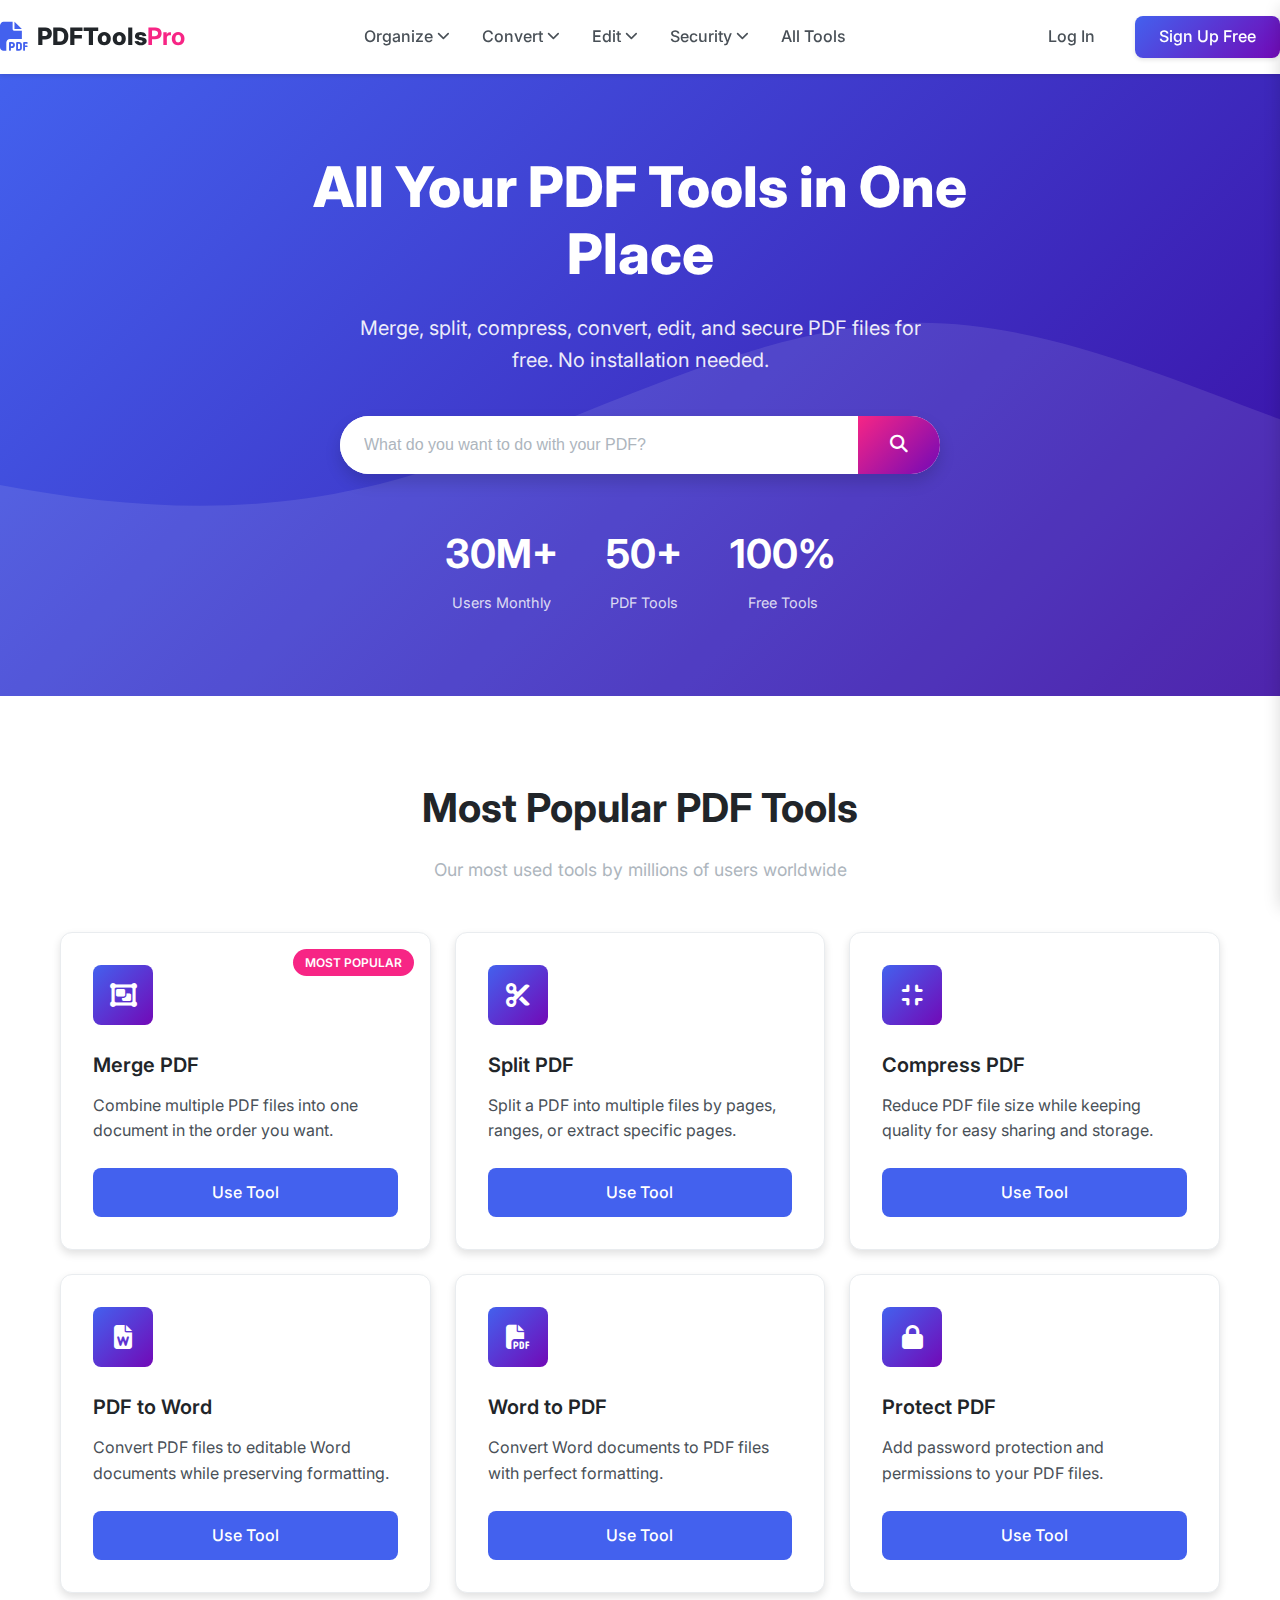
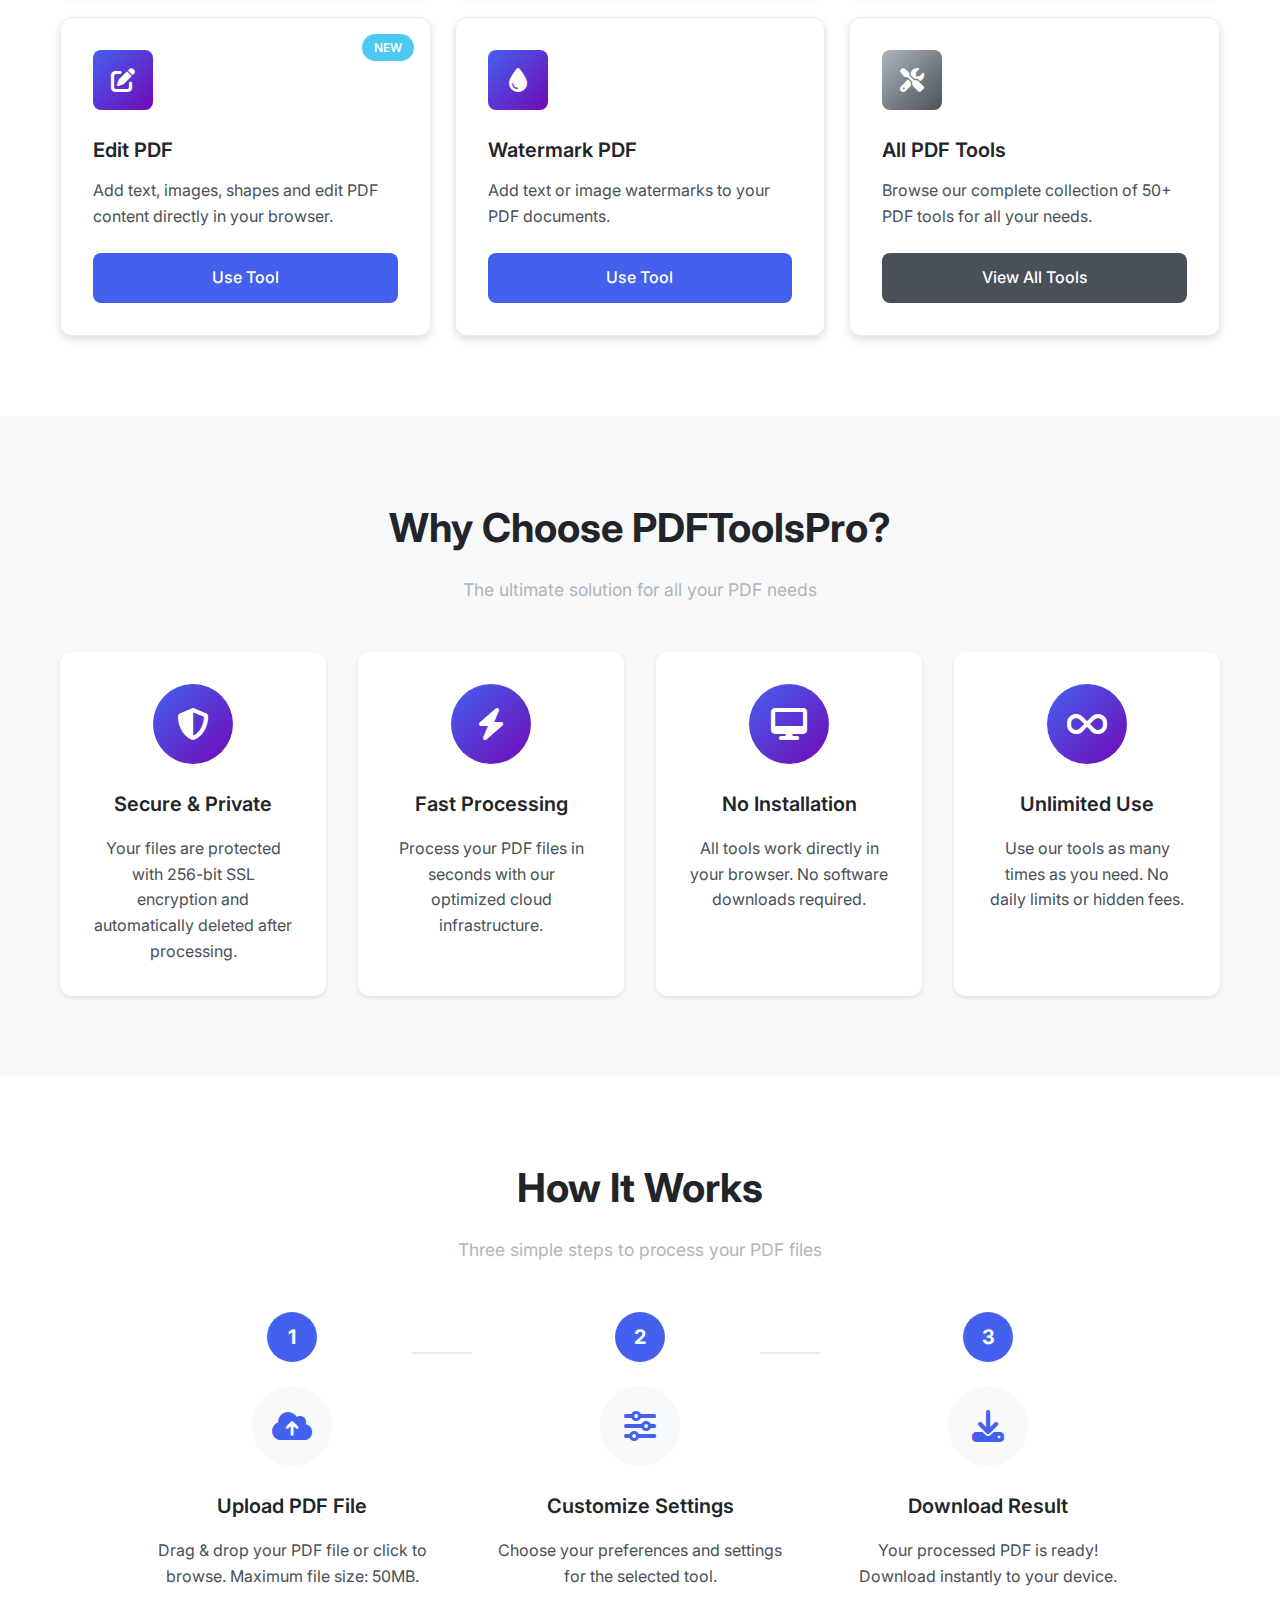
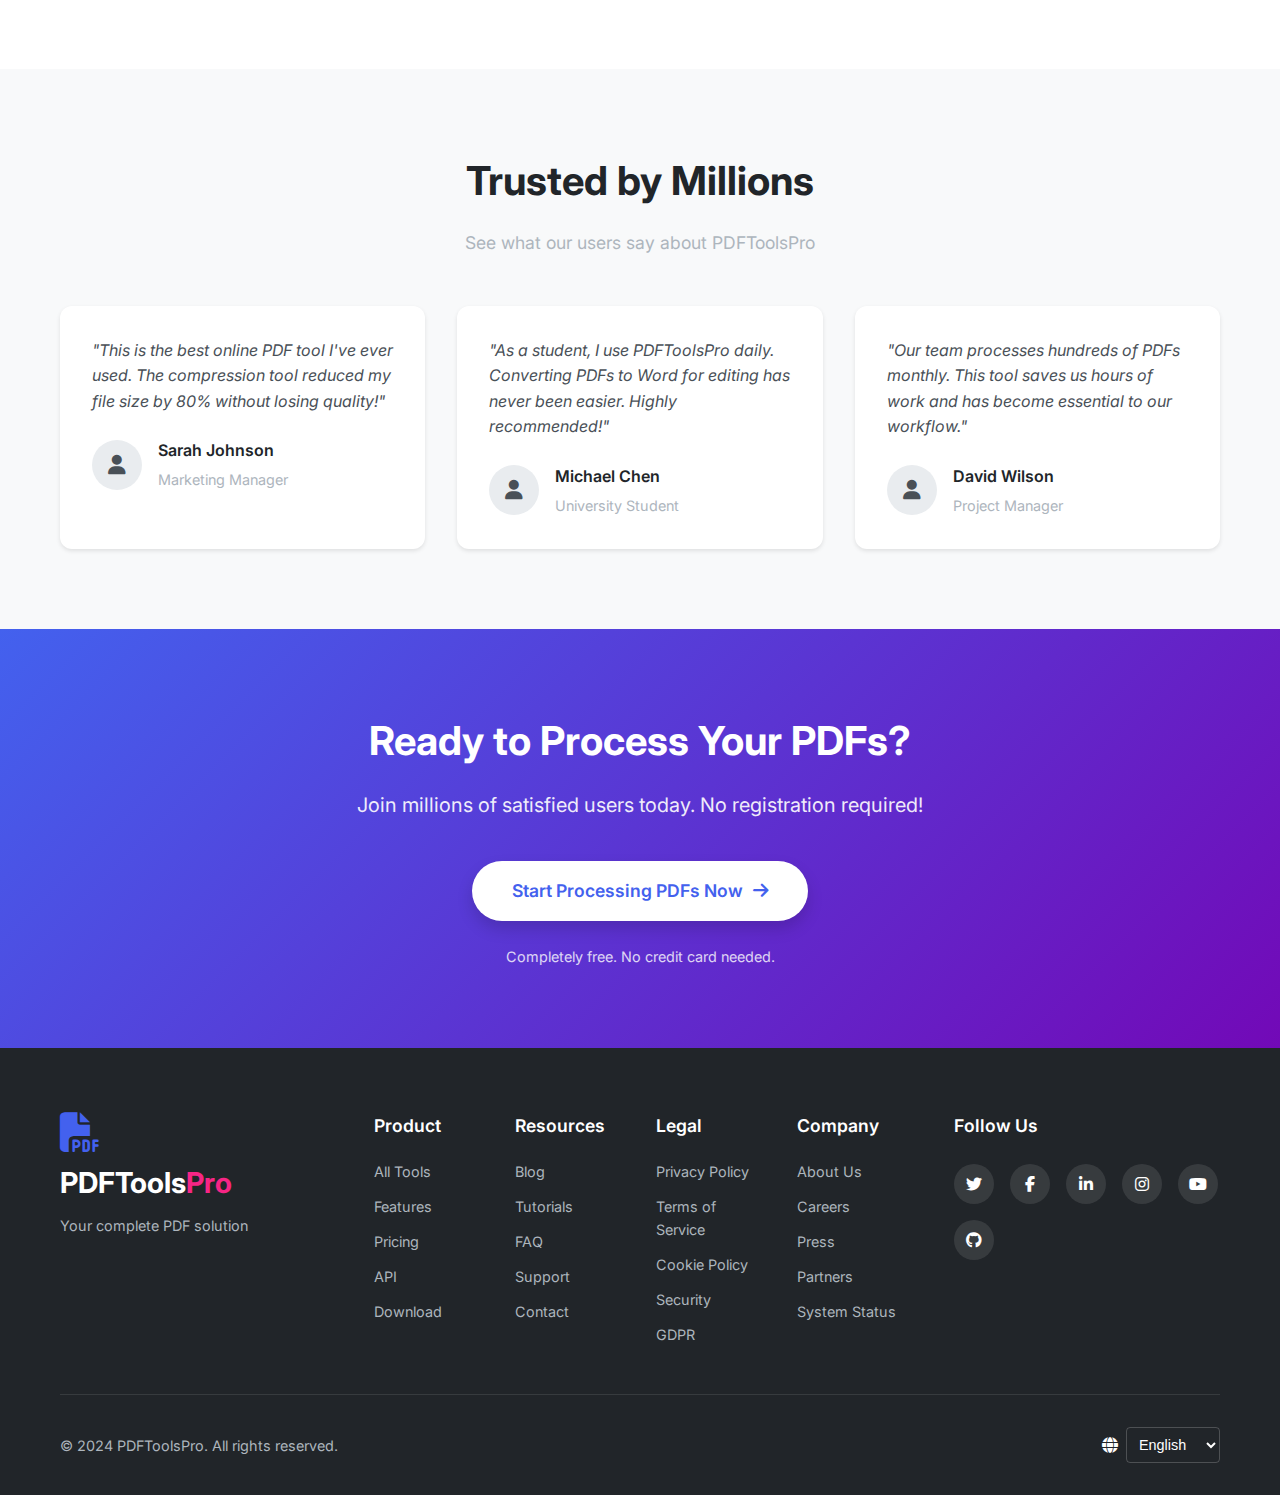
<file: index.html>
<!DOCTYPE html>
<html lang="en">
<head>
    <meta charset="UTF-8">
    <meta name="viewport" content="width=device-width, initial-scale=1.0">
    <title>PDF Tools Pro - Free Online PDF Editor</title>
    <link rel="stylesheet" href="styles.css">
    <link rel="stylesheet" href="https://cdnjs.cloudflare.com/ajax/libs/font-awesome/6.4.0/css/all.min.css">
    <link href="https://fonts.googleapis.com/css2?family=Inter:wght@300;400;500;600;700;800&display=swap" rel="stylesheet">
    <link rel="icon" type="image/x-icon" href="favicon.ico">
</head>
<body>
    <!-- Header/Navigation -->
    <header class="header">
        <nav class="navbar">
            <div class="nav-container">
                <!-- Logo -->
                <div class="logo">
                    <a href="index.html">
                        <i class="fas fa-file-pdf logo-icon"></i>
                        <span class="logo-text">PDFTools<span class="logo-pro">Pro</span></span>
                    </a>
                </div>

                <!-- Desktop Navigation -->
                <ul class="nav-menu">
                    <li class="nav-item dropdown">
                        <a href="#" class="nav-link">Organize <i class="fas fa-chevron-down"></i></a>
                        <div class="dropdown-content">
                            <a href="merge-pdf.html"><i class="fas fa-object-group"></i> Merge PDF</a>
                            <a href="split-pdf.html"><i class="fas fa-cut"></i> Split PDF</a>
                            <a href="compress-pdf.html"><i class="fas fa-compress"></i> Compress PDF</a>
                            <a href="reorder-pdf.html"><i class="fas fa-sort-numeric-down"></i> Reorder PDF</a>
                        </div>
                    </li>
                    <li class="nav-item dropdown">
                        <a href="#" class="nav-link">Convert <i class="fas fa-chevron-down"></i></a>
                        <div class="dropdown-content">
                            <a href="pdf-to-word.html"><i class="fas fa-file-word"></i> PDF to Word</a>
                            <a href="word-to-pdf.html"><i class="fas fa-file-pdf"></i> Word to PDF</a>
                            <a href="pdf-to-excel.html"><i class="fas fa-file-excel"></i> PDF to Excel</a>
                            <a href="excel-to-pdf.html"><i class="fas fa-file-pdf"></i> Excel to PDF</a>
                            <a href="pdf-to-ppt.html"><i class="fas fa-file-powerpoint"></i> PDF to PPT</a>
                            <a href="ppt-to-pdf.html"><i class="fas fa-file-pdf"></i> PPT to PDF</a>
                            <a href="pdf-to-jpg.html"><i class="fas fa-file-image"></i> PDF to JPG</a>
                            <a href="jpg-to-pdf.html"><i class="fas fa-file-pdf"></i> JPG to PDF</a>
                        </div>
                    </li>
                    <li class="nav-item dropdown">
                        <a href="#" class="nav-link">Edit <i class="fas fa-chevron-down"></i></a>
                        <div class="dropdown-content">
                            <a href="edit-pdf.html"><i class="fas fa-edit"></i> Edit PDF</a>
                            <a href="rotate-pdf.html"><i class="fas fa-sync-alt"></i> Rotate PDF</a>
                            <a href="watermark-pdf.html"><i class="fas fa-tint"></i> Watermark PDF</a>
                            <a href="page-numbers.html"><i class="fas fa-list-ol"></i> Add Page Numbers</a>
                        </div>
                    </li>
                    <li class="nav-item dropdown">
                        <a href="#" class="nav-link">Security <i class="fas fa-chevron-down"></i></a>
                        <div class="dropdown-content">
                            <a href="protect-pdf.html"><i class="fas fa-lock"></i> Protect PDF</a>
                            <a href="unlock-pdf.html"><i class="fas fa-unlock"></i> Unlock PDF</a>
                            <a href="sign-pdf.html"><i class="fas fa-signature"></i> Sign PDF</a>
                        </div>
                    </li>
                    <li class="nav-item">
                        <a href="all-tools.html" class="nav-link">All Tools</a>
                    </li>
                </ul>

                <!-- Auth Buttons -->
                <div class="auth-buttons">
                    <a href="login.html" class="btn-login">Log In</a>
                    <a href="signup.html" class="btn-signup">Sign Up Free</a>
                </div>

                <!-- Mobile Menu Button -->
                <div class="mobile-menu-btn">
                    <i class="fas fa-bars"></i>
                </div>
            </div>

            <!-- Mobile Menu -->
            <div class="mobile-menu">
                <div class="mobile-menu-header">
                    <span>Menu</span>
                    <i class="fas fa-times mobile-close"></i>
                </div>
                <div class="mobile-menu-content">
                    <a href="merge-pdf.html"><i class="fas fa-object-group"></i> Merge PDF</a>
                    <a href="split-pdf.html"><i class="fas fa-cut"></i> Split PDF</a>
                    <a href="compress-pdf.html"><i class="fas fa-compress"></i> Compress PDF</a>
                    <a href="pdf-to-word.html"><i class="fas fa-file-word"></i> PDF to Word</a>
                    <a href="word-to-pdf.html"><i class="fas fa-file-pdf"></i> Word to PDF</a>
                    <a href="all-tools.html"><i class="fas fa-tools"></i> All Tools</a>
                    <div class="mobile-auth">
                        <a href="login.html" class="btn-login">Log In</a>
                        <a href="signup.html" class="btn-signup">Sign Up Free</a>
                    </div>
                </div>
            </div>
        </nav>
    </header>

    <!-- Hero Section -->
    <section class="hero">
        <div class="container">
            <div class="hero-content">
                <h1 class="hero-title">All Your PDF Tools in One Place</h1>
                <p class="hero-subtitle">Merge, split, compress, convert, edit, and secure PDF files for free. No installation needed.</p>
                <div class="hero-search">
                    <input type="text" placeholder="What do you want to do with your PDF?" class="search-input">
                    <button class="search-btn"><i class="fas fa-search"></i></button>
                </div>
                <div class="hero-stats">
                    <div class="stat">
                        <span class="stat-number">30M+</span>
                        <span class="stat-label">Users Monthly</span>
                    </div>
                    <div class="stat">
                        <span class="stat-number">50+</span>
                        <span class="stat-label">PDF Tools</span>
                    </div>
                    <div class="stat">
                        <span class="stat-number">100%</span>
                        <span class="stat-label">Free Tools</span>
                    </div>
                </div>
            </div>
        </div>
    </section>

    <!-- Popular Tools Section -->
    <section class="tools-section">
        <div class="container">
            <h2 class="section-title">Most Popular PDF Tools</h2>
            <p class="section-subtitle">Our most used tools by millions of users worldwide</p>
            
            <div class="tools-grid">
                <!-- Tool Card 1 -->
                <div class="tool-card">
                    <div class="tool-icon">
                        <i class="fas fa-object-group"></i>
                    </div>
                    <h3 class="tool-title">Merge PDF</h3>
                    <p class="tool-description">Combine multiple PDF files into one document in the order you want.</p>
                    <a href="merge-pdf.html" class="tool-btn">Use Tool</a>
                    <span class="tool-badge">Most Popular</span>
                </div>

                <!-- Tool Card 2 -->
                <div class="tool-card">
                    <div class="tool-icon">
                        <i class="fas fa-cut"></i>
                    </div>
                    <h3 class="tool-title">Split PDF</h3>
                    <p class="tool-description">Split a PDF into multiple files by pages, ranges, or extract specific pages.</p>
                    <a href="split-pdf.html" class="tool-btn">Use Tool</a>
                </div>

                <!-- Tool Card 3 -->
                <div class="tool-card">
                    <div class="tool-icon">
                        <i class="fas fa-compress"></i>
                    </div>
                    <h3 class="tool-title">Compress PDF</h3>
                    <p class="tool-description">Reduce PDF file size while keeping quality for easy sharing and storage.</p>
                    <a href="compress-pdf.html" class="tool-btn">Use Tool</a>
                </div>

                <!-- Tool Card 4 -->
                <div class="tool-card">
                    <div class="tool-icon">
                        <i class="fas fa-file-word"></i>
                    </div>
                    <h3 class="tool-title">PDF to Word</h3>
                    <p class="tool-description">Convert PDF files to editable Word documents while preserving formatting.</p>
                    <a href="pdf-to-word.html" class="tool-btn">Use Tool</a>
                </div>

                <!-- Tool Card 5 -->
                <div class="tool-card">
                    <div class="tool-icon">
                        <i class="fas fa-file-pdf"></i>
                    </div>
                    <h3 class="tool-title">Word to PDF</h3>
                    <p class="tool-description">Convert Word documents to PDF files with perfect formatting.</p>
                    <a href="word-to-pdf.html" class="tool-btn">Use Tool</a>
                </div>

                <!-- Tool Card 6 -->
                <div class="tool-card">
                    <div class="tool-icon">
                        <i class="fas fa-lock"></i>
                    </div>
                    <h3 class="tool-title">Protect PDF</h3>
                    <p class="tool-description">Add password protection and permissions to your PDF files.</p>
                    <a href="protect-pdf.html" class="tool-btn">Use Tool</a>
                </div>

                <!-- Tool Card 7 -->
                <div class="tool-card">
                    <div class="tool-icon">
                        <i class="fas fa-edit"></i>
                    </div>
                    <h3 class="tool-title">Edit PDF</h3>
                    <p class="tool-description">Add text, images, shapes and edit PDF content directly in your browser.</p>
                    <a href="edit-pdf.html" class="tool-btn">Use Tool</a>
                    <span class="tool-badge new">New</span>
                </div>

                <!-- Tool Card 8 -->
                <div class="tool-card">
                    <div class="tool-icon">
                        <i class="fas fa-tint"></i>
                    </div>
                    <h3 class="tool-title">Watermark PDF</h3>
                    <p class="tool-description">Add text or image watermarks to your PDF documents.</p>
                    <a href="watermark-pdf.html" class="tool-btn">Use Tool</a>
                </div>

                <!-- View All Tools -->
                <div class="tool-card view-all">
                    <div class="tool-icon">
                        <i class="fas fa-tools"></i>
                    </div>
                    <h3 class="tool-title">All PDF Tools</h3>
                    <p class="tool-description">Browse our complete collection of 50+ PDF tools for all your needs.</p>
                    <a href="all-tools.html" class="tool-btn">View All Tools</a>
                </div>
            </div>
        </div>
    </section>

    <!-- Features Section -->
    <section class="features-section">
        <div class="container">
            <h2 class="section-title">Why Choose PDFToolsPro?</h2>
            <p class="section-subtitle">The ultimate solution for all your PDF needs</p>
            
            <div class="features-grid">
                <div class="feature-card">
                    <div class="feature-icon">
                        <i class="fas fa-shield-alt"></i>
                    </div>
                    <h3 class="feature-title">Secure & Private</h3>
                    <p class="feature-description">Your files are protected with 256-bit SSL encryption and automatically deleted after processing.</p>
                </div>
                
                <div class="feature-card">
                    <div class="feature-icon">
                        <i class="fas fa-bolt"></i>
                    </div>
                    <h3 class="feature-title">Fast Processing</h3>
                    <p class="feature-description">Process your PDF files in seconds with our optimized cloud infrastructure.</p>
                </div>
                
                <div class="feature-card">
                    <div class="feature-icon">
                        <i class="fas fa-desktop"></i>
                    </div>
                    <h3 class="feature-title">No Installation</h3>
                    <p class="feature-description">All tools work directly in your browser. No software downloads required.</p>
                </div>
                
                <div class="feature-card">
                    <div class="feature-icon">
                        <i class="fas fa-infinity"></i>
                    </div>
                    <h3 class="feature-title">Unlimited Use</h3>
                    <p class="feature-description">Use our tools as many times as you need. No daily limits or hidden fees.</p>
                </div>
            </div>
        </div>
    </section>

    <!-- How It Works -->
    <section class="how-it-works">
        <div class="container">
            <h2 class="section-title">How It Works</h2>
            <p class="section-subtitle">Three simple steps to process your PDF files</p>
            
            <div class="steps">
                <div class="step">
                    <div class="step-number">1</div>
                    <div class="step-icon">
                        <i class="fas fa-cloud-upload-alt"></i>
                    </div>
                    <h3 class="step-title">Upload PDF File</h3>
                    <p class="step-description">Drag & drop your PDF file or click to browse. Maximum file size: 50MB.</p>
                </div>
                
                <div class="step">
                    <div class="step-number">2</div>
                    <div class="step-icon">
                        <i class="fas fa-sliders-h"></i>
                    </div>
                    <h3 class="step-title">Customize Settings</h3>
                    <p class="step-description">Choose your preferences and settings for the selected tool.</p>
                </div>
                
                <div class="step">
                    <div class="step-number">3</div>
                    <div class="step-icon">
                        <i class="fas fa-download"></i>
                    </div>
                    <h3 class="step-title">Download Result</h3>
                    <p class="step-description">Your processed PDF is ready! Download instantly to your device.</p>
                </div>
            </div>
        </div>
    </section>

    <!-- Testimonials -->
    <section class="testimonials-section">
        <div class="container">
            <h2 class="section-title">Trusted by Millions</h2>
            <p class="section-subtitle">See what our users say about PDFToolsPro</p>
            
            <div class="testimonials">
                <div class="testimonial-card">
                    <div class="testimonial-content">
                        <p>"This is the best online PDF tool I've ever used. The compression tool reduced my file size by 80% without losing quality!"</p>
                    </div>
                    <div class="testimonial-author">
                        <div class="author-avatar">
                            <i class="fas fa-user"></i>
                        </div>
                        <div class="author-info">
                            <h4>Sarah Johnson</h4>
                            <p>Marketing Manager</p>
                        </div>
                    </div>
                </div>
                
                <div class="testimonial-card">
                    <div class="testimonial-content">
                        <p>"As a student, I use PDFToolsPro daily. Converting PDFs to Word for editing has never been easier. Highly recommended!"</p>
                    </div>
                    <div class="testimonial-author">
                        <div class="author-avatar">
                            <i class="fas fa-user"></i>
                        </div>
                        <div class="author-info">
                            <h4>Michael Chen</h4>
                            <p>University Student</p>
                        </div>
                    </div>
                </div>
                
                <div class="testimonial-card">
                    <div class="testimonial-content">
                        <p>"Our team processes hundreds of PDFs monthly. This tool saves us hours of work and has become essential to our workflow."</p>
                    </div>
                    <div class="testimonial-author">
                        <div class="author-avatar">
                            <i class="fas fa-user"></i>
                        </div>
                        <div class="author-info">
                            <h4>David Wilson</h4>
                            <p>Project Manager</p>
                        </div>
                    </div>
                </div>
            </div>
        </div>
    </section>

    <!-- CTA Section -->
    <section class="cta-section">
        <div class="container">
            <div class="cta-content">
                <h2 class="cta-title">Ready to Process Your PDFs?</h2>
                <p class="cta-subtitle">Join millions of satisfied users today. No registration required!</p>
                <a href="all-tools.html" class="cta-btn">Start Processing PDFs Now <i class="fas fa-arrow-right"></i></a>
                <p class="cta-note">Completely free. No credit card needed.</p>
            </div>
        </div>
    </section>

    <!-- Footer -->
    <footer class="footer">
        <div class="container">
            <div class="footer-content">
                <div class="footer-logo">
                    <i class="fas fa-file-pdf"></i>
                    <span>PDFTools<span class="logo-pro">Pro</span></span>
                    <p class="footer-tagline">Your complete PDF solution</p>
                </div>
                
                <div class="footer-links">
                    <div class="footer-column">
                        <h4 class="footer-title">Product</h4>
                        <a href="all-tools.html">All Tools</a>
                        <a href="features.html">Features</a>
                        <a href="pricing.html">Pricing</a>
                        <a href="api.html">API</a>
                        <a href="download.html">Download</a>
                    </div>
                    
                    <div class="footer-column">
                        <h4 class="footer-title">Resources</h4>
                        <a href="blog.html">Blog</a>
                        <a href="tutorials.html">Tutorials</a>
                        <a href="faq.html">FAQ</a>
                        <a href="support.html">Support</a>
                        <a href="contact.html">Contact</a>
                    </div>
                    
                    <div class="footer-column">
                        <h4 class="footer-title">Legal</h4>
                        <a href="privacy.html">Privacy Policy</a>
                        <a href="terms.html">Terms of Service</a>
                        <a href="cookies.html">Cookie Policy</a>
                        <a href="security.html">Security</a>
                        <a href="gdpr.html">GDPR</a>
                    </div>
                    
                    <div class="footer-column">
                        <h4 class="footer-title">Company</h4>
                        <a href="about.html">About Us</a>
                        <a href="careers.html">Careers</a>
                        <a href="press.html">Press</a>
                        <a href="partners.html">Partners</a>
                        <a href="status.html">System Status</a>
                    </div>
                </div>
                
                <div class="footer-social">
                    <h4 class="footer-title">Follow Us</h4>
                    <div class="social-icons">
                        <a href="#"><i class="fab fa-twitter"></i></a>
                        <a href="#"><i class="fab fa-facebook-f"></i></a>
                        <a href="#"><i class="fab fa-linkedin-in"></i></a>
                        <a href="#"><i class="fab fa-instagram"></i></a>
                        <a href="#"><i class="fab fa-youtube"></i></a>
                        <a href="#"><i class="fab fa-github"></i></a>
                    </div>
                </div>
            </div>
            
            <div class="footer-bottom">
                <p>&copy; 2024 PDFToolsPro. All rights reserved.</p>
                <div class="footer-lang">
                    <i class="fas fa-globe"></i>
                    <select class="lang-select">
                        <option value="en">English</option>
                        <option value="es">Español</option>
                        <option value="fr">Français</option>
                        <option value="de">Deutsch</option>
                    </select>
                </div>
            </div>
        </div>
    </footer>

    <!-- Scripts -->
    <script src="script.js"></script>
</body>
</html>
</file>
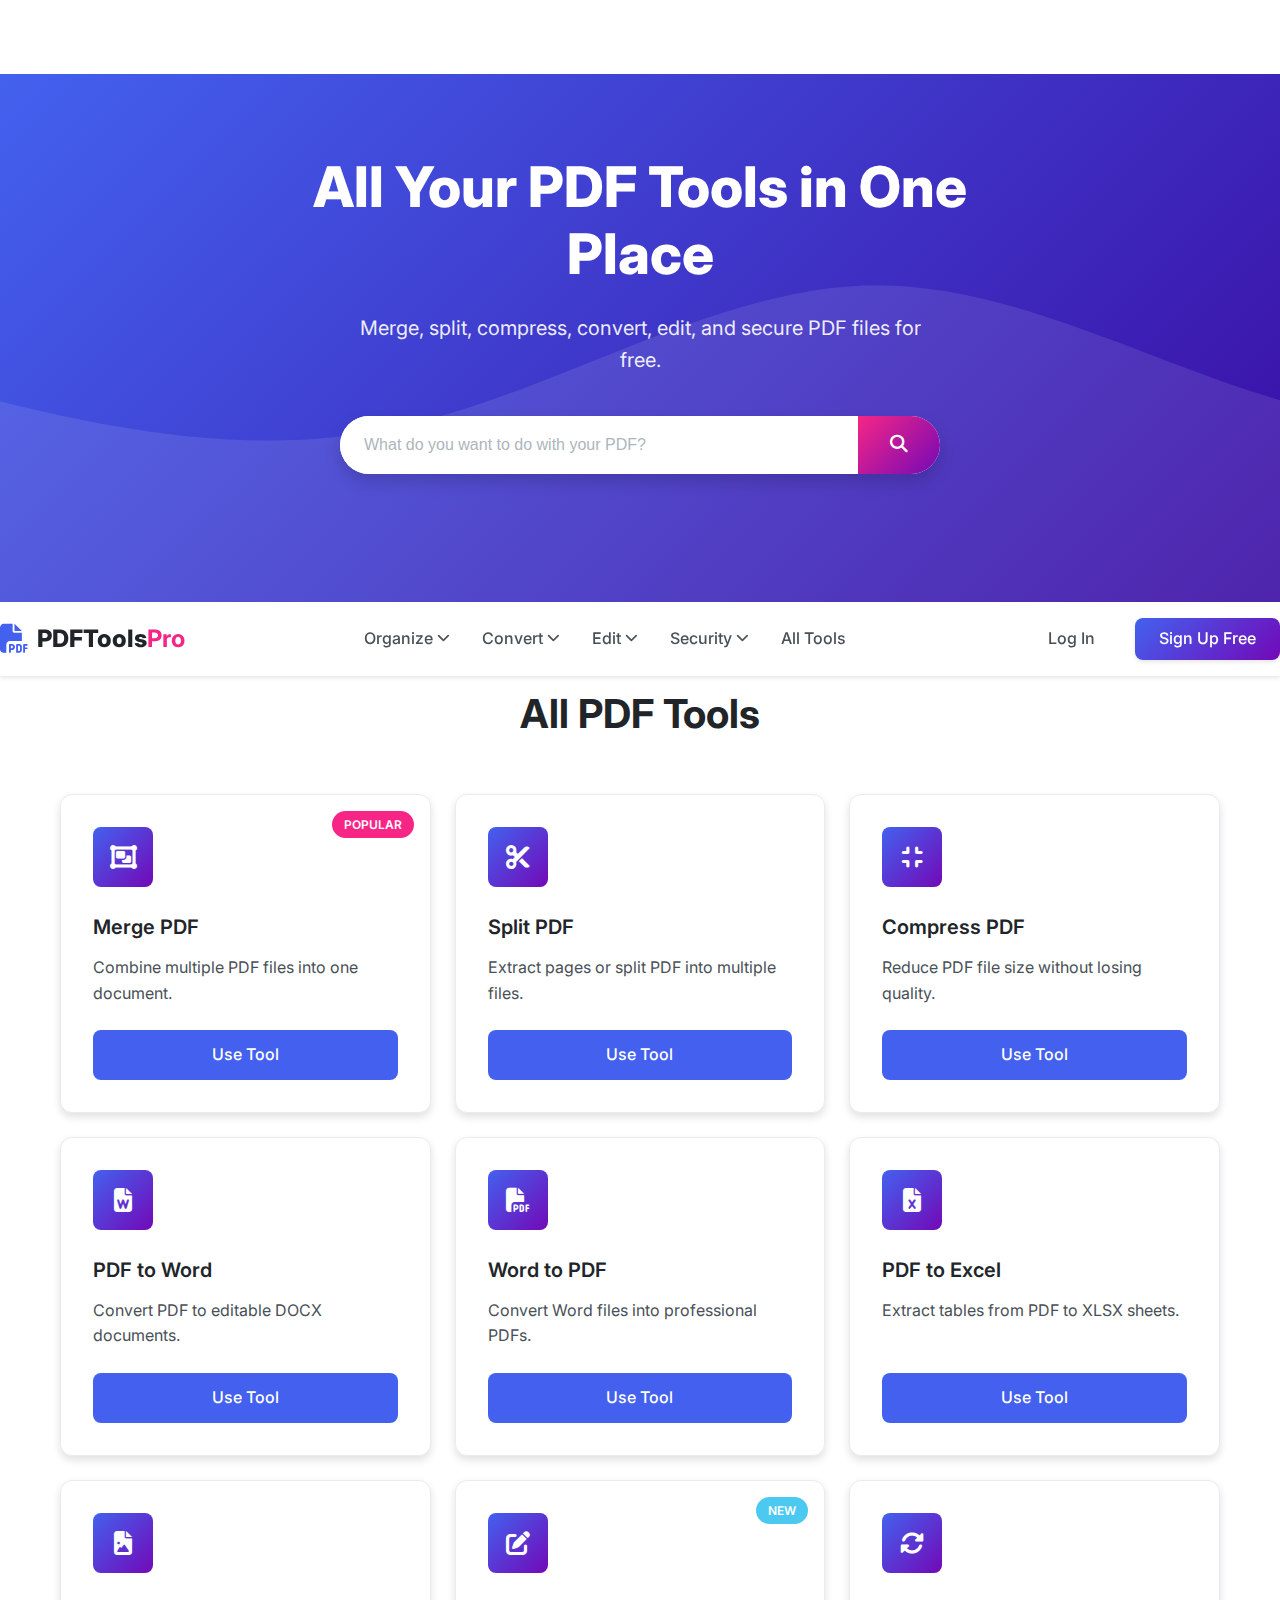
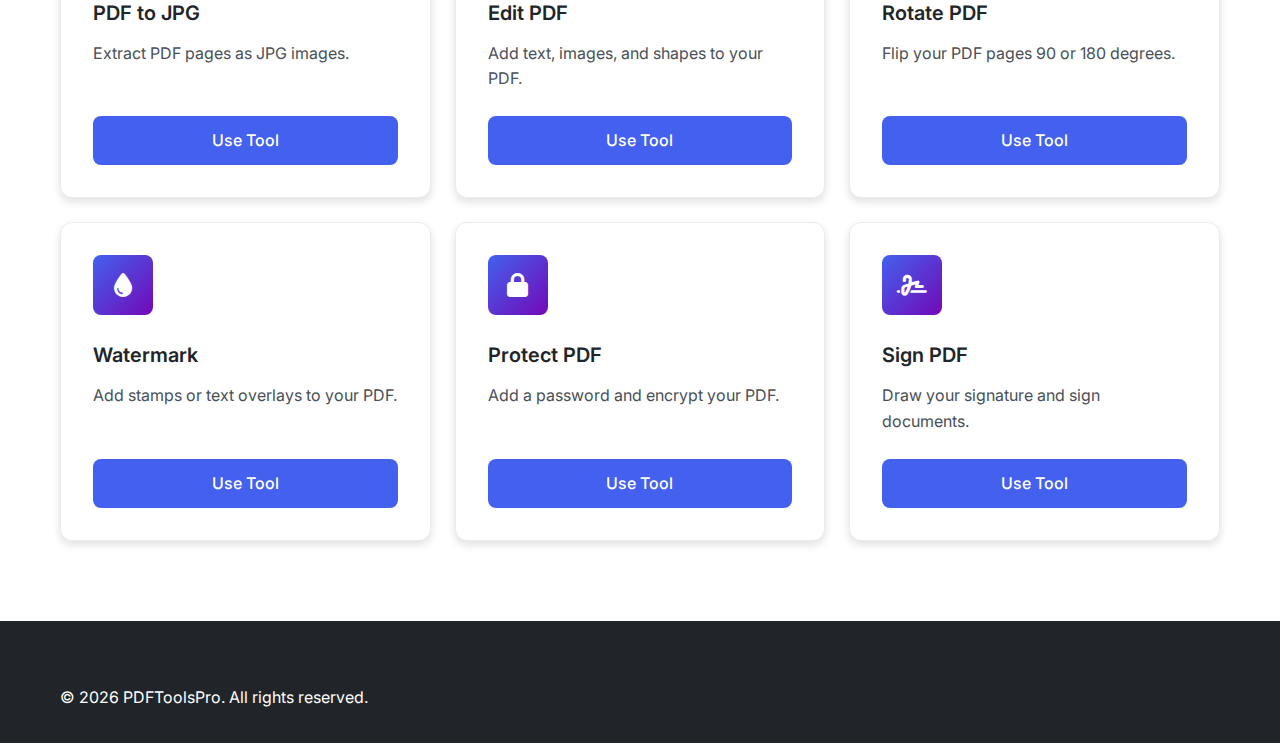
<file: all-tools.html>
<!DOCTYPE html>
<html lang="en">
<head>
    <meta charset="UTF-8">
    <meta name="viewport" content="width=device-width, initial-scale=1.0">
    <title>PDF Tools Pro - Free Online PDF Editor</title>
    <link rel="stylesheet" href="styles.css">
    <link rel="stylesheet" href="https://cdnjs.cloudflare.com/ajax/libs/font-awesome/6.4.0/css/all.min.css">
    <link href="https://fonts.googleapis.com/css2?family=Inter:wght@300;400;500;600;700;800&display=swap" rel="stylesheet">
    <link rel="icon" type="image/x-icon" href="favicon.ico">
    <style>
        /* Small CSS addition for smooth transitions */
        .tool-card { transition: all 0.3s ease; }
        .hidden-tool { display: none !important; }
    </style>
</head>
<body>
    <!-- Header/Navigation -->
    <header class="header">
        <nav class="navbar">
            <div class="nav-container">
                <!-- Logo -->
                <div class="logo">
                    <a href="index.html">
                        <i class="fas fa-file-pdf logo-icon"></i>
                        <span class="logo-text">PDFTools<span class="logo-pro">Pro</span></span>
                    </a>
                </div>

                <!-- Desktop Navigation -->
                <ul class="nav-menu">
                    <li class="nav-item dropdown">
                        <a href="javascript:void(0)" class="nav-link" onclick="filterTools('organize')">Organize <i class="fas fa-chevron-down"></i></a>
                        <div class="dropdown-content">
                            <a href="merge-pdf.html"><i class="fas fa-object-group"></i> Merge PDF</a>
                            <a href="split-pdf.html"><i class="fas fa-cut"></i> Split PDF</a>
                            <a href="compress-pdf.html"><i class="fas fa-compress"></i> Compress PDF</a>
                            <a href="reorder-pdf.html"><i class="fas fa-sort-numeric-down"></i> Reorder PDF</a>
                        </div>
                    </li>
                    <li class="nav-item dropdown">
                        <a href="javascript:void(0)" class="nav-link" onclick="filterTools('convert')">Convert <i class="fas fa-chevron-down"></i></a>
                        <div class="dropdown-content">
                            <a href="pdf-to-word.html"><i class="fas fa-file-word"></i> PDF to Word</a>
                            <a href="word-to-pdf.html"><i class="fas fa-file-pdf"></i> Word to PDF</a>
                            <a href="pdf-to-excel.html"><i class="fas fa-file-excel"></i> PDF to Excel</a>
                            <a href="excel-to-pdf.html"><i class="fas fa-file-pdf"></i> Excel to PDF</a>
                            <a href="pdf-to-ppt.html"><i class="fas fa-file-powerpoint"></i> PDF to PPT</a>
                            <a href="ppt-to-pdf.html"><i class="fas fa-file-pdf"></i> PPT to PDF</a>
                            <a href="pdf-to-jpg.html"><i class="fas fa-file-image"></i> PDF to JPG</a>
                            <a href="jpg-to-pdf.html"><i class="fas fa-file-pdf"></i> JPG to PDF</a>
                        </div>
                    </li>
                    <li class="nav-item dropdown">
                        <a href="javascript:void(0)" class="nav-link" onclick="filterTools('edit')">Edit <i class="fas fa-chevron-down"></i></a>
                        <div class="dropdown-content">
                            <a href="edit-pdf.html"><i class="fas fa-edit"></i> Edit PDF</a>
                            <a href="rotate-pdf.html"><i class="fas fa-sync-alt"></i> Rotate PDF</a>
                            <a href="watermark-pdf.html"><i class="fas fa-tint"></i> Watermark PDF</a>
                            <a href="page-numbers.html"><i class="fas fa-list-ol"></i> Add Page Numbers</a>
                        </div>
                    </li>
                    <li class="nav-item dropdown">
                        <a href="javascript:void(0)" class="nav-link" onclick="filterTools('security')">Security <i class="fas fa-chevron-down"></i></a>
                        <div class="dropdown-content">
                            <a href="protect-pdf.html"><i class="fas fa-lock"></i> Protect PDF</a>
                            <a href="unlock-pdf.html"><i class="fas fa-unlock"></i> Unlock PDF</a>
                            <a href="sign-pdf.html"><i class="fas fa-signature"></i> Sign PDF</a>
                        </div>
                    </li>
                    <li class="nav-item">
                        <a href="javascript:void(0)" class="nav-link" onclick="filterTools('all')">All Tools</a>
                    </li>
                </ul>

                <div class="auth-buttons">
                    <a href="login.html" class="btn-login">Log In</a>
                    <a href="signup.html" class="btn-signup">Sign Up Free</a>
                </div>

                <div class="mobile-menu-btn">
                    <i class="fas fa-bars"></i>
                </div>
            </div>
        </nav>
    </header>

    <!-- Hero Section -->
    <section class="hero">
        <div class="container">
            <div class="hero-content">
                <h1 class="hero-title">All Your PDF Tools in One Place</h1>
                <p class="hero-subtitle">Merge, split, compress, convert, edit, and secure PDF files for free.</p>
                <div class="hero-search">
                    <input type="text" id="mainSearch" placeholder="What do you want to do with your PDF?" class="search-input">
                    <button class="search-btn"><i class="fas fa-search"></i></button>
                </div>
            </div>
        </div>
    </section>

    <!-- Popular Tools Section -->
    <section class="tools-section" id="tools-section">
        <div class="container">
            <h2 class="section-title" id="grid-title">All PDF Tools</h2>
            
            <div class="tools-grid" id="tools-grid">
                <!-- ORGANIZE TOOLS -->
                <div class="tool-card" data-category="organize">
                    <div class="tool-icon"><i class="fas fa-object-group"></i></div>
                    <h3 class="tool-title">Merge PDF</h3>
                    <p class="tool-description">Combine multiple PDF files into one document.</p>
                    <a href="merge-pdf.html" class="tool-btn">Use Tool</a>
                    <span class="tool-badge">Popular</span>
                </div>

                <div class="tool-card" data-category="organize">
                    <div class="tool-icon"><i class="fas fa-cut"></i></div>
                    <h3 class="tool-title">Split PDF</h3>
                    <p class="tool-description">Extract pages or split PDF into multiple files.</p>
                    <a href="split-pdf.html" class="tool-btn">Use Tool</a>
                </div>

                <div class="tool-card" data-category="organize">
                    <div class="tool-icon"><i class="fas fa-compress"></i></div>
                    <h3 class="tool-title">Compress PDF</h3>
                    <p class="tool-description">Reduce PDF file size without losing quality.</p>
                    <a href="compress-pdf.html" class="tool-btn">Use Tool</a>
                </div>

                <!-- CONVERT TOOLS -->
                <div class="tool-card" data-category="convert">
                    <div class="tool-icon"><i class="fas fa-file-word"></i></div>
                    <h3 class="tool-title">PDF to Word</h3>
                    <p class="tool-description">Convert PDF to editable DOCX documents.</p>
                    <a href="pdf-to-word.html" class="tool-btn">Use Tool</a>
                </div>

                <div class="tool-card" data-category="convert">
                    <div class="tool-icon"><i class="fas fa-file-pdf"></i></div>
                    <h3 class="tool-title">Word to PDF</h3>
                    <p class="tool-description">Convert Word files into professional PDFs.</p>
                    <a href="word-to-pdf.html" class="tool-btn">Use Tool</a>
                </div>

                <div class="tool-card" data-category="convert">
                    <div class="tool-icon"><i class="fas fa-file-excel"></i></div>
                    <h3 class="tool-title">PDF to Excel</h3>
                    <p class="tool-description">Extract tables from PDF to XLSX sheets.</p>
                    <a href="pdf-to-excel.html" class="tool-btn">Use Tool</a>
                </div>

                <div class="tool-card" data-category="convert">
                    <div class="tool-icon"><i class="fas fa-file-image"></i></div>
                    <h3 class="tool-title">PDF to JPG</h3>
                    <p class="tool-description">Extract PDF pages as JPG images.</p>
                    <a href="pdf-to-jpg.html" class="tool-btn">Use Tool</a>
                </div>

                <!-- EDIT TOOLS -->
                <div class="tool-card" data-category="edit">
                    <div class="tool-icon"><i class="fas fa-edit"></i></div>
                    <h3 class="tool-title">Edit PDF</h3>
                    <p class="tool-description">Add text, images, and shapes to your PDF.</p>
                    <a href="edit-pdf.html" class="tool-btn">Use Tool</a>
                    <span class="tool-badge new">New</span>
                </div>

                <div class="tool-card" data-category="edit">
                    <div class="tool-icon"><i class="fas fa-sync-alt"></i></div>
                    <h3 class="tool-title">Rotate PDF</h3>
                    <p class="tool-description">Flip your PDF pages 90 or 180 degrees.</p>
                    <a href="rotate-pdf.html" class="tool-btn">Use Tool</a>
                </div>

                <div class="tool-card" data-category="edit">
                    <div class="tool-icon"><i class="fas fa-tint"></i></div>
                    <h3 class="tool-title">Watermark</h3>
                    <p class="tool-description">Add stamps or text overlays to your PDF.</p>
                    <a href="watermark-pdf.html" class="tool-btn">Use Tool</a>
                </div>

                <!-- SECURITY TOOLS -->
                <div class="tool-card" data-category="security">
                    <div class="tool-icon"><i class="fas fa-lock"></i></div>
                    <h3 class="tool-title">Protect PDF</h3>
                    <p class="tool-description">Add a password and encrypt your PDF.</p>
                    <a href="protect-pdf.html" class="tool-btn">Use Tool</a>
                </div>

                <div class="tool-card" data-category="security">
                    <div class="tool-icon"><i class="fas fa-signature"></i></div>
                    <h3 class="tool-title">Sign PDF</h3>
                    <p class="tool-description">Draw your signature and sign documents.</p>
                    <a href="sign-pdf.html" class="tool-btn">Use Tool</a>
                </div>
            </div>
        </div>
    </section>

    <!-- Footer (Simplified for brevity) -->
    <footer class="footer">
        <div class="container text-center">
            <p>&copy; 2026 PDFToolsPro. All rights reserved.</p>
        </div>
    </footer>

    <!-- JAVASCRIPT LOGIC -->
    <script>
        function filterTools(category) {
            const cards = document.querySelectorAll('.tool-card');
            const title = document.getElementById('grid-title');
            
            // Update Title
            title.innerText = category === 'all' ? 'All PDF Tools' : category.charAt(0).toUpperCase() + category.slice(1) + ' Tools';

            // Filter Cards
            cards.forEach(card => {
                const cardCat = card.getAttribute('data-category');
                if (category === 'all' || cardCat === category) {
                    card.classList.remove('hidden-tool');
                } else {
                    card.classList.add('hidden-tool');
                }
            });

            // Scroll to tools
            document.getElementById('tools-section').scrollIntoView({ behavior: 'smooth' });
        }

        // Search Logic
        document.getElementById('mainSearch').addEventListener('input', function(e) {
            const term = e.target.value.toLowerCase();
            const cards = document.querySelectorAll('.tool-card');
            
            cards.forEach(card => {
                const title = card.querySelector('.tool-title').innerText.toLowerCase();
                const desc = card.querySelector('.tool-description').innerText.toLowerCase();
                
                if (title.includes(term) || desc.includes(term)) {
                    card.classList.remove('hidden-tool');
                } else {
                    card.classList.add('hidden-tool');
                }
            });
        });

        // Initialize
        window.onload = () => filterTools('all');
    </script>
</body>
</html>
</file>
<file: styles.css>
/* CSS Reset and Base Styles */
* {
    margin: 0;
    padding: 0;
    box-sizing: border-box;
}

:root {
    /* Color Palette */
    --primary-color: #4361ee;
    --primary-dark: #3a56d4;
    --secondary-color: #7209b7;
    --accent-color: #f72585;
    --success-color: #4cc9f0;
    --danger-color: #f72585;
    --warning-color: #f8961e;
    --info-color: #4895ef;
    
    /* Neutral Colors */
    --dark-color: #212529;
    --gray-dark: #495057;
    --gray-medium: #adb5bd;
    --gray-light: #e9ecef;
    --gray-lighter: #f8f9fa;
    --white: #ffffff;
    
    /* Shadows */
    --shadow-sm: 0 2px 4px rgba(0,0,0,0.1);
    --shadow-md: 0 4px 8px rgba(0,0,0,0.12);
    --shadow-lg: 0 8px 16px rgba(0,0,0,0.15);
    --shadow-xl: 0 12px 24px rgba(0,0,0,0.18);
    
    /* Border Radius */
    --radius-sm: 4px;
    --radius-md: 8px;
    --radius-lg: 12px;
    --radius-xl: 20px;
    --radius-full: 9999px;
    
    /* Transitions */
    --transition-fast: 150ms ease;
    --transition-normal: 250ms ease;
    --transition-slow: 350ms ease;
}

html {
    scroll-behavior: smooth;
}

body {
    font-family: 'Inter', -apple-system, BlinkMacSystemFont, 'Segoe UI', Roboto, Oxygen, Ubuntu, sans-serif;
    font-size: 16px;
    line-height: 1.6;
    color: var(--dark-color);
    background-color: var(--white);
    overflow-x: hidden;
}

.container {
    max-width: 1200px;
    margin: 0 auto;
    padding: 0 20px;
}

/* Header & Navigation */
.header {
    position: sticky;
    top: 0;
    z-index: 1000;
    background-color: var(--white);
    box-shadow: var(--shadow-sm);
    transition: all var(--transition-normal);
}

.navbar {
    padding: 1rem 0;
}

.nav-container {
    display: flex;
    align-items: center;
    justify-content: space-between;
    position: relative;
}

/* Logo */
.logo a {
    display: flex;
    align-items: center;
    text-decoration: none;
    color: var(--dark-color);
    font-weight: 700;
    font-size: 1.5rem;
    transition: color var(--transition-normal);
}

.logo a:hover {
    color: var(--primary-color);
}

.logo-icon {
    color: var(--primary-color);
    font-size: 1.8rem;
    margin-right: 8px;
}

.logo-text {
    font-weight: 800;
}

.logo-pro {
    color: var(--accent-color);
    font-weight: 700;
}

/* Desktop Navigation */
.nav-menu {
    display: flex;
    list-style: none;
    gap: 2rem;
    align-items: center;
}

.nav-item {
    position: relative;
}

.nav-link {
    text-decoration: none;
    color: var(--gray-dark);
    font-weight: 500;
    padding: 0.5rem 0;
    display: flex;
    align-items: center;
    gap: 4px;
    transition: color var(--transition-normal);
    position: relative;
}

.nav-link:hover {
    color: var(--primary-color);
}

.nav-link i {
    font-size: 0.8rem;
    transition: transform var(--transition-normal);
}

.dropdown:hover .nav-link i {
    transform: rotate(180deg);
}

/* Dropdown Menu */
.dropdown-content {
    position: absolute;
    top: 100%;
    left: 0;
    background: var(--white);
    min-width: 220px;
    box-shadow: var(--shadow-lg);
    border-radius: var(--radius-md);
    opacity: 0;
    visibility: hidden;
    transform: translateY(10px);
    transition: all var(--transition-normal);
    z-index: 1000;
    padding: 0.5rem 0;
}

.dropdown:hover .dropdown-content {
    opacity: 1;
    visibility: visible;
    transform: translateY(0);
}

.dropdown-content a {
    display: flex;
    align-items: center;
    gap: 10px;
    padding: 0.75rem 1.5rem;
    text-decoration: none;
    color: var(--gray-dark);
    transition: all var(--transition-normal);
    border-left: 3px solid transparent;
}

.dropdown-content a:hover {
    background-color: var(--gray-lighter);
    color: var(--primary-color);
    border-left-color: var(--primary-color);
}

.dropdown-content a i {
    width: 20px;
    text-align: center;
    color: var(--primary-color);
}

/* Auth Buttons */
.auth-buttons {
    display: flex;
    align-items: center;
    gap: 1rem;
}

.btn-login {
    padding: 0.5rem 1.5rem;
    text-decoration: none;
    color: var(--gray-dark);
    font-weight: 500;
    border-radius: var(--radius-md);
    transition: all var(--transition-normal);
}

.btn-login:hover {
    color: var(--primary-color);
    background-color: var(--gray-lighter);
}

.btn-signup {
    padding: 0.5rem 1.5rem;
    text-decoration: none;
    color: var(--white);
    background: linear-gradient(135deg, var(--primary-color), var(--secondary-color));
    font-weight: 500;
    border-radius: var(--radius-md);
    transition: all var(--transition-normal);
    box-shadow: var(--shadow-sm);
}

.btn-signup:hover {
    transform: translateY(-2px);
    box-shadow: var(--shadow-md);
}

/* Mobile Menu Button */
.mobile-menu-btn {
    display: none;
    font-size: 1.5rem;
    cursor: pointer;
    color: var(--gray-dark);
    padding: 0.5rem;
}

/* Mobile Menu */
.mobile-menu {
    position: fixed;
    top: 0;
    right: -300px;
    width: 300px;
    height: 100vh;
    background-color: var(--white);
    box-shadow: var(--shadow-lg);
    transition: right var(--transition-normal);
    z-index: 2000;
    overflow-y: auto;
}

.mobile-menu.active {
    right: 0;
}

.mobile-menu-header {
    display: flex;
    justify-content: space-between;
    align-items: center;
    padding: 1.5rem;
    border-bottom: 1px solid var(--gray-light);
    font-weight: 600;
    color: var(--dark-color);
}

.mobile-close {
    font-size: 1.5rem;
    cursor: pointer;
    color: var(--gray-dark);
}

.mobile-menu-content {
    padding: 1.5rem;
    display: flex;
    flex-direction: column;
    gap: 0.5rem;
}

.mobile-menu-content a {
    display: flex;
    align-items: center;
    gap: 10px;
    padding: 1rem;
    text-decoration: none;
    color: var(--gray-dark);
    border-radius: var(--radius-md);
    transition: all var(--transition-normal);
}

.mobile-menu-content a:hover {
    background-color: var(--gray-lighter);
    color: var(--primary-color);
}

.mobile-menu-content a i {
    width: 20px;
    text-align: center;
    color: var(--primary-color);
}

.mobile-auth {
    margin-top: 2rem;
    display: flex;
    flex-direction: column;
    gap: 1rem;
    padding: 1rem 0;
    border-top: 1px solid var(--gray-light);
}

/* Hero Section */
.hero {
    padding: 5rem 0;
    background: linear-gradient(135deg, #4361ee 0%, #3a0ca3 100%);
    color: var(--white);
    position: relative;
    overflow: hidden;
}

.hero::before {
    content: '';
    position: absolute;
    top: 0;
    left: 0;
    right: 0;
    bottom: 0;
    background: url('data:image/svg+xml,<svg xmlns="http://www.w3.org/2000/svg" viewBox="0 0 1440 320"><path fill="%23ffffff" fill-opacity="0.1" d="M0,96L48,112C96,128,192,160,288,186.7C384,213,480,235,576,213.3C672,192,768,128,864,128C960,128,1056,192,1152,208C1248,224,1344,192,1392,176L1440,160L1440,320L1392,320C1344,320,1248,320,1152,320C1056,320,960,320,864,320C768,320,672,320,576,320C480,320,384,320,288,320C192,320,96,320,48,320L0,320Z"></path></svg>') no-repeat bottom;
    background-size: cover;
}

.hero-content {
    max-width: 800px;
    margin: 0 auto;
    text-align: center;
    position: relative;
    z-index: 1;
}

.hero-title {
    font-size: 3.5rem;
    font-weight: 800;
    margin-bottom: 1.5rem;
    line-height: 1.2;
}

.hero-subtitle {
    font-size: 1.25rem;
    margin-bottom: 2.5rem;
    opacity: 0.9;
    max-width: 600px;
    margin-left: auto;
    margin-right: auto;
}

/* Hero Search */
.hero-search {
    display: flex;
    max-width: 600px;
    margin: 0 auto 3rem;
    background: var(--white);
    border-radius: var(--radius-full);
    overflow: hidden;
    box-shadow: var(--shadow-lg);
}

.search-input {
    flex: 1;
    padding: 1.25rem 1.5rem;
    border: none;
    outline: none;
    font-size: 1rem;
    color: var(--dark-color);
}

.search-input::placeholder {
    color: var(--gray-medium);
}

.search-btn {
    padding: 0 2rem;
    background: linear-gradient(135deg, var(--accent-color), var(--secondary-color));
    border: none;
    color: var(--white);
    cursor: pointer;
    font-size: 1.1rem;
    transition: all var(--transition-normal);
}

.search-btn:hover {
    opacity: 0.9;
}

/* Hero Stats */
.hero-stats {
    display: flex;
    justify-content: center;
    gap: 3rem;
    flex-wrap: wrap;
}

.stat {
    text-align: center;
}

.stat-number {
    display: block;
    font-size: 2.5rem;
    font-weight: 700;
    margin-bottom: 0.25rem;
}

.stat-label {
    font-size: 0.9rem;
    opacity: 0.8;
}

/* Tools Section */
.tools-section {
    padding: 5rem 0;
    background-color: var(--white);
}

.section-title {
    font-size: 2.5rem;
    font-weight: 700;
    text-align: center;
    margin-bottom: 1rem;
    color: var(--dark-color);
}

.section-subtitle {
    text-align: center;
    color: var(--gray-medium);
    font-size: 1.1rem;
    margin-bottom: 3rem;
    max-width: 600px;
    margin-left: auto;
    margin-right: auto;
}

/* Tools Grid */
.tools-grid {
    display: grid;
    grid-template-columns: repeat(auto-fill, minmax(280px, 1fr));
    gap: 1.5rem;
    margin-top: 3rem;
}

.tool-card {
    background: var(--white);
    border-radius: var(--radius-lg);
    padding: 2rem;
    box-shadow: var(--shadow-md);
    transition: all var(--transition-normal);
    position: relative;
    border: 1px solid var(--gray-light);
    display: flex;
    flex-direction: column;
    height: 100%;
}

.tool-card:hover {
    transform: translateY(-8px);
    box-shadow: var(--shadow-xl);
    border-color: var(--primary-color);
}

.tool-icon {
    width: 60px;
    height: 60px;
    background: linear-gradient(135deg, var(--primary-color), var(--secondary-color));
    border-radius: var(--radius-md);
    display: flex;
    align-items: center;
    justify-content: center;
    margin-bottom: 1.5rem;
    color: var(--white);
    font-size: 1.5rem;
}

.tool-title {
    font-size: 1.25rem;
    font-weight: 600;
    margin-bottom: 0.75rem;
    color: var(--dark-color);
}

.tool-description {
    color: var(--gray-dark);
    margin-bottom: 1.5rem;
    flex-grow: 1;
    line-height: 1.6;
}

.tool-btn {
    display: inline-flex;
    align-items: center;
    justify-content: center;
    padding: 0.75rem 1.5rem;
    background: var(--primary-color);
    color: var(--white);
    text-decoration: none;
    border-radius: var(--radius-md);
    font-weight: 500;
    transition: all var(--transition-normal);
    border: none;
    cursor: pointer;
    width: 100%;
}

.tool-btn:hover {
    background: var(--primary-dark);
    transform: translateY(-2px);
}

.tool-badge {
    position: absolute;
    top: 1rem;
    right: 1rem;
    background: var(--accent-color);
    color: var(--white);
    padding: 0.25rem 0.75rem;
    border-radius: var(--radius-full);
    font-size: 0.75rem;
    font-weight: 600;
    text-transform: uppercase;
}

.tool-badge.new {
    background: var(--success-color);
}

.view-all .tool-icon {
    background: linear-gradient(135deg, var(--gray-medium), var(--gray-dark));
}

.view-all .tool-btn {
    background: var(--gray-dark);
}

.view-all .tool-btn:hover {
    background: var(--dark-color);
}

/* Features Section */
.features-section {
    padding: 5rem 0;
    background-color: var(--gray-lighter);
}

.features-grid {
    display: grid;
    grid-template-columns: repeat(auto-fit, minmax(250px, 1fr));
    gap: 2rem;
    margin-top: 3rem;
}

.feature-card {
    background: var(--white);
    padding: 2rem;
    border-radius: var(--radius-lg);
    text-align: center;
    box-shadow: var(--shadow-sm);
    transition: all var(--transition-normal);
}

.feature-card:hover {
    transform: translateY(-5px);
    box-shadow: var(--shadow-md);
}

.feature-icon {
    width: 80px;
    height: 80px;
    margin: 0 auto 1.5rem;
    background: linear-gradient(135deg, var(--primary-color), var(--secondary-color));
    border-radius: 50%;
    display: flex;
    align-items: center;
    justify-content: center;
    color: var(--white);
    font-size: 2rem;
}

.feature-title {
    font-size: 1.25rem;
    font-weight: 600;
    margin-bottom: 1rem;
    color: var(--dark-color);
}

.feature-description {
    color: var(--gray-dark);
    line-height: 1.6;
}

/* How It Works */
.how-it-works {
    padding: 5rem 0;
    background-color: var(--white);
}

.steps {
    display: flex;
    justify-content: center;
    gap: 3rem;
    margin-top: 3rem;
    flex-wrap: wrap;
}

.step {
    flex: 1;
    min-width: 250px;
    max-width: 300px;
    text-align: center;
    position: relative;
}

.step:not(:last-child)::after {
    content: '';
    position: absolute;
    top: 40px;
    right: -30px;
    width: 60px;
    height: 2px;
    background: var(--gray-light);
    display: none;
}

@media (min-width: 768px) {
    .step:not(:last-child)::after {
        display: block;
    }
}

.step-number {
    width: 50px;
    height: 50px;
    background: var(--primary-color);
    color: var(--white);
    border-radius: 50%;
    display: flex;
    align-items: center;
    justify-content: center;
    font-size: 1.25rem;
    font-weight: 700;
    margin: 0 auto 1.5rem;
    position: relative;
    z-index: 1;
}

.step-icon {
    width: 80px;
    height: 80px;
    background: var(--gray-lighter);
    border-radius: 50%;
    display: flex;
    align-items: center;
    justify-content: center;
    margin: 0 auto 1.5rem;
    color: var(--primary-color);
    font-size: 2rem;
}

.step-title {
    font-size: 1.25rem;
    font-weight: 600;
    margin-bottom: 1rem;
    color: var(--dark-color);
}

.step-description {
    color: var(--gray-dark);
    line-height: 1.6;
}

/* Testimonials */
.testimonials-section {
    padding: 5rem 0;
    background-color: var(--gray-lighter);
}

.testimonials {
    display: grid;
    grid-template-columns: repeat(auto-fit, minmax(300px, 1fr));
    gap: 2rem;
    margin-top: 3rem;
}

.testimonial-card {
    background: var(--white);
    padding: 2rem;
    border-radius: var(--radius-lg);
    box-shadow: var(--shadow-sm);
    transition: all var(--transition-normal);
}

.testimonial-card:hover {
    transform: translateY(-5px);
    box-shadow: var(--shadow-md);
}

.testimonial-content {
    margin-bottom: 1.5rem;
    color: var(--gray-dark);
    font-style: italic;
    line-height: 1.6;
}

.testimonial-author {
    display: flex;
    align-items: center;
    gap: 1rem;
}

.author-avatar {
    width: 50px;
    height: 50px;
    background: var(--gray-light);
    border-radius: 50%;
    display: flex;
    align-items: center;
    justify-content: center;
    color: var(--gray-dark);
    font-size: 1.25rem;
}

.author-info h4 {
    font-weight: 600;
    color: var(--dark-color);
    margin-bottom: 0.25rem;
}

.author-info p {
    color: var(--gray-medium);
    font-size: 0.9rem;
}

/* CTA Section */
.cta-section {
    padding: 5rem 0;
    background: linear-gradient(135deg, var(--primary-color), var(--secondary-color));
    color: var(--white);
    text-align: center;
}

.cta-content {
    max-width: 700px;
    margin: 0 auto;
}

.cta-title {
    font-size: 2.5rem;
    font-weight: 700;
    margin-bottom: 1rem;
}

.cta-subtitle {
    font-size: 1.25rem;
    margin-bottom: 2.5rem;
    opacity: 0.9;
}

.cta-btn {
    display: inline-flex;
    align-items: center;
    gap: 10px;
    padding: 1rem 2.5rem;
    background: var(--white);
    color: var(--primary-color);
    text-decoration: none;
    border-radius: var(--radius-full);
    font-weight: 600;
    font-size: 1.1rem;
    transition: all var(--transition-normal);
    box-shadow: var(--shadow-lg);
}

.cta-btn:hover {
    transform: translateY(-3px);
    box-shadow: var(--shadow-xl);
    background: var(--gray-lighter);
}

.cta-note {
    margin-top: 1.5rem;
    font-size: 0.9rem;
    opacity: 0.8;
}

/* Footer */
.footer {
    background: var(--dark-color);
    color: var(--white);
    padding: 4rem 0 2rem;
}

.footer-content {
    display: grid;
    grid-template-columns: 1fr;
    gap: 3rem;
    margin-bottom: 3rem;
}

@media (min-width: 768px) {
    .footer-content {
        grid-template-columns: 1fr 2fr 1fr;
    }
}

.footer-logo {
    display: flex;
    flex-direction: column;
    gap: 0.5rem;
}

.footer-logo i {
    font-size: 2.5rem;
    color: var(--primary-color);
}

.footer-logo span {
    font-size: 1.8rem;
    font-weight: 700;
}

.footer-tagline {
    color: var(--gray-medium);
    font-size: 0.9rem;
}

.footer-links {
    display: grid;
    grid-template-columns: repeat(2, 1fr);
    gap: 2rem;
}

@media (min-width: 992px) {
    .footer-links {
        grid-template-columns: repeat(4, 1fr);
    }
}

.footer-column {
    display: flex;
    flex-direction: column;
    gap: 0.75rem;
}

.footer-title {
    font-weight: 600;
    margin-bottom: 0.5rem;
    color: var(--white);
    font-size: 1.1rem;
}

.footer-column a {
    color: var(--gray-medium);
    text-decoration: none;
    font-size: 0.9rem;
    transition: color var(--transition-normal);
}

.footer-column a:hover {
    color: var(--primary-color);
}

.footer-social {
    display: flex;
    flex-direction: column;
    gap: 1rem;
}

.social-icons {
    display: flex;
    gap: 1rem;
    flex-wrap: wrap;
}

.social-icons a {
    width: 40px;
    height: 40px;
    background: rgba(255, 255, 255, 0.1);
    border-radius: 50%;
    display: flex;
    align-items: center;
    justify-content: center;
    color: var(--white);
    text-decoration: none;
    transition: all var(--transition-normal);
}

.social-icons a:hover {
    background: var(--primary-color);
    transform: translateY(-3px);
}

.footer-bottom {
    padding-top: 2rem;
    border-top: 1px solid rgba(255, 255, 255, 0.1);
    display: flex;
    justify-content: space-between;
    align-items: center;
    flex-wrap: wrap;
    gap: 1rem;
}

.footer-bottom p {
    color: var(--gray-medium);
    font-size: 0.9rem;
}

.footer-lang {
    display: flex;
    align-items: center;
    gap: 0.5rem;
}

.lang-select {
    background: transparent;
    color: var(--white);
    border: 1px solid rgba(255, 255, 255, 0.2);
    padding: 0.5rem;
    border-radius: var(--radius-sm);
    font-size: 0.9rem;
    cursor: pointer;
}

/* Responsive Design */
@media (max-width: 992px) {
    .hero-title {
        font-size: 2.5rem;
    }
    
    .nav-menu,
    .auth-buttons {
        display: none;
    }
    
    .mobile-menu-btn {
        display: block;
    }
}

@media (max-width: 768px) {
    .hero-title {
        font-size: 2rem;
    }
    
    .hero-subtitle {
        font-size: 1.1rem;
    }
    
    .section-title {
        font-size: 2rem;
    }
    
    .hero-search {
        flex-direction: column;
        border-radius: var(--radius-lg);
    }
    
    .search-input {
        padding: 1rem;
    }
    
    .search-btn {
        padding: 1rem;
        border-radius: 0 0 var(--radius-lg) var(--radius-lg);
    }
    
    .hero-stats {
        gap: 2rem;
    }
    
    .stat-number {
        font-size: 2rem;
    }
    
    .tools-grid {
        grid-template-columns: 1fr;
    }
    
    .steps {
        flex-direction: column;
        align-items: center;
    }
    
    .step:not(:last-child)::after {
        display: none;
    }
}

@media (max-width: 480px) {
    .hero {
        padding: 3rem 0;
    }
    
    .hero-title {
        font-size: 1.75rem;
    }
    
    .cta-title {
        font-size: 1.75rem;
    }
    
    .footer-bottom {
        flex-direction: column;
        text-align: center;
    }
}

/* Tool Page Specific Styles */
.tool-page {
    padding: 3rem 0;
    min-height: calc(100vh - 200px);
}

.tool-header {
    text-align: center;
    margin-bottom: 3rem;
}

.tool-page-icon {
    width: 100px;
    height: 100px;
    margin: 0 auto 1.5rem;
    background: linear-gradient(135deg, var(--primary-color), var(--secondary-color));
    border-radius: var(--radius-lg);
    display: flex;
    align-items: center;
    justify-content: center;
    color: var(--white);
    font-size: 3rem;
}

.tool-page-title {
    font-size: 2.5rem;
    font-weight: 700;
    margin-bottom: 0.5rem;
    color: var(--dark-color);
}

.tool-page-description {
    font-size: 1.1rem;
    color: var(--gray-medium);
    max-width: 600px;
    margin: 0 auto;
}

/* File Upload Area */
.upload-area {
    background: var(--white);
    border-radius: var(--radius-lg);
    padding: 3rem;
    text-align: center;
    border: 2px dashed var(--gray-light);
    transition: all var(--transition-normal);
    margin-bottom: 2rem;
}

.upload-area.drag-over {
    border-color: var(--primary-color);
    background: rgba(67, 97, 238, 0.05);
}

.upload-icon {
    font-size: 4rem;
    color: var(--primary-color);
    margin-bottom: 1.5rem;
}

.upload-text {
    font-size: 1.25rem;
    font-weight: 500;
    margin-bottom: 0.5rem;
    color: var(--dark-color);
}

.upload-subtext {
    color: var(--gray-medium);
    margin-bottom: 2rem;
}

.upload-btn {
    display: inline-flex;
    align-items: center;
    gap: 10px;
    padding: 1rem 2rem;
    background: var(--primary-color);
    color: var(--white);
    border: none;
    border-radius: var(--radius-md);
    font-weight: 500;
    cursor: pointer;
    transition: all var(--transition-normal);
}

.upload-btn:hover {
    background: var(--primary-dark);
    transform: translateY(-2px);
}

.file-input {
    display: none;
}

/* Uploaded Files */
.uploaded-files {
    display: flex;
    flex-direction: column;
    gap: 1rem;
    margin-bottom: 2rem;
}

.file-item {
    display: flex;
    align-items: center;
    justify-content: space-between;
    padding: 1rem;
    background: var(--gray-lighter);
    border-radius: var(--radius-md);
    border: 1px solid var(--gray-light);
}

.file-info {
    display: flex;
    align-items: center;
    gap: 1rem;
}

.file-icon {
    color: var(--primary-color);
    font-size: 1.25rem;
}

.file-name {
    font-weight: 500;
    color: var(--dark-color);
}

.file-size {
    color: var(--gray-medium);
    font-size: 0.9rem;
}

.file-remove {
    background: none;
    border: none;
    color: var(--danger-color);
    cursor: pointer;
    font-size: 1.1rem;
    padding: 0.25rem;
    border-radius: var(--radius-sm);
    transition: all var(--transition-normal);
}

.file-remove:hover {
    background: rgba(247, 37, 133, 0.1);
}

/* Tool Options */
.tool-options {
    background: var(--white);
    border-radius: var(--radius-lg);
    padding: 2rem;
    box-shadow: var(--shadow-sm);
    margin-bottom: 2rem;
}

.options-title {
    font-size: 1.25rem;
    font-weight: 600;
    margin-bottom: 1.5rem;
    color: var(--dark-color);
}

.options-group {
    display: flex;
    flex-direction: column;
    gap: 1.5rem;
}

.option-item {
    display: flex;
    flex-direction: column;
    gap: 0.5rem;
}

.option-label {
    font-weight: 500;
    color: var(--dark-color);
}

.option-input,
.option-select {
    padding: 0.75rem;
    border: 1px solid var(--gray-light);
    border-radius: var(--radius-md);
    font-size: 1rem;
    transition: all var(--transition-normal);
}

.option-input:focus,
.option-select:focus {
    outline: none;
    border-color: var(--primary-color);
    box-shadow: 0 0 0 3px rgba(67, 97, 238, 0.1);
}

/* Process Button */
.process-btn-container {
    text-align: center;
    margin-top: 2rem;
}

.process-btn {
    display: inline-flex;
    align-items: center;
    gap: 10px;
    padding: 1rem 3rem;
    background: linear-gradient(135deg, var(--primary-color), var(--secondary-color));
    color: var(--white);
    border: none;
    border-radius: var(--radius-full);
    font-size: 1.1rem;
    font-weight: 600;
    cursor: pointer;
    transition: all var(--transition-normal);
    box-shadow: var(--shadow-lg);
}

.process-btn:hover:not(:disabled) {
    transform: translateY(-3px);
    box-shadow: var(--shadow-xl);
}

.process-btn:disabled {
    opacity: 0.6;
    cursor: not-allowed;
}

.process-btn i {
    transition: transform var(--transition-normal);
}

.process-btn.processing i {
    animation: spin 1s linear infinite;
}

@keyframes spin {
    from { transform: rotate(0deg); }
    to { transform: rotate(360deg); }
}

/* Result Section */
.result-section {
    display: none;
    background: var(--white);
    border-radius: var(--radius-lg);
    padding: 2rem;
    box-shadow: var(--shadow-sm);
    text-align: center;
    margin-top: 2rem;
}

.result-section.active {
    display: block;
    animation: fadeIn 0.5s ease;
}

@keyframes fadeIn {
    from { opacity: 0; transform: translateY(20px); }
    to { opacity: 1; transform: translateY(0); }
}

.result-icon {
    font-size: 4rem;
    color: var(--success-color);
    margin-bottom: 1.5rem;
}

.result-title {
    font-size: 1.5rem;
    font-weight: 600;
    margin-bottom: 1rem;
    color: var(--dark-color);
}

.result-message {
    color: var(--gray-medium);
    margin-bottom: 2rem;
}

.download-btn {
    display: inline-flex;
    align-items: center;
    gap: 10px;
    padding: 1rem 2.5rem;
    background: var(--success-color);
    color: var(--white);
    text-decoration: none;
    border-radius: var(--radius-full);
    font-weight: 600;
    transition: all var(--transition-normal);
    box-shadow: var(--shadow-md);
}

.download-btn:hover {
    transform: translateY(-2px);
    box-shadow: var(--shadow-lg);
    background: #3ab8d9;
}

/* Loading Animation */
.loading-overlay {
    position: fixed;
    top: 0;
    left: 0;
    right: 0;
    bottom: 0;
    background: rgba(255, 255, 255, 0.9);
    display: flex;
    flex-direction: column;
    align-items: center;
    justify-content: center;
    z-index: 2000;
    opacity: 0;
    visibility: hidden;
    transition: all var(--transition-normal);
}

.loading-overlay.active {
    opacity: 1;
    visibility: visible;
}

.loading-spinner {
    width: 50px;
    height: 50px;
    border: 3px solid var(--gray-light);
    border-top-color: var(--primary-color);
    border-radius: 50%;
    animation: spin 1s linear infinite;
    margin-bottom: 1rem;
}

.loading-text {
    color: var(--dark-color);
    font-weight: 500;
}

/* Toast Notifications */
.toast-container {
    position: fixed;
    top: 20px;
    right: 20px;
    z-index: 3000;
    display: flex;
    flex-direction: column;
    gap: 10px;
}

.toast {
    background: var(--white);
    border-radius: var(--radius-md);
    padding: 1rem;
    box-shadow: var(--shadow-lg);
    display: flex;
    align-items: center;
    gap: 10px;
    animation: slideIn 0.3s ease;
    max-width: 350px;
    border-left: 4px solid var(--primary-color);
}

.toast.success {
    border-left-color: var(--success-color);
}

.toast.error {
    border-left-color: var(--danger-color);
}

.toast.warning {
    border-left-color: var(--warning-color);
}

.toast-icon {
    font-size: 1.25rem;
}

.toast.success .toast-icon {
    color: var(--success-color);
}

.toast.error .toast-icon {
    color: var(--danger-color);
}

.toast.warning .toast-icon {
    color: var(--warning-color);
}

.toast-message {
    flex: 1;
    color: var(--dark-color);
}

.toast-close {
    background: none;
    border: none;
    color: var(--gray-medium);
    cursor: pointer;
    font-size: 1.1rem;
    padding: 0.25rem;
    border-radius: var(--radius-sm);
    transition: all var(--transition-normal);
}

.toast-close:hover {
    color: var(--dark-color);
    background: var(--gray-lighter);
}

@keyframes slideIn {
    from {
        transform: translateX(100%);
        opacity: 0;
    }
    to {
        transform: translateX(0);
        opacity: 1;
    }
}

/* All Tools Page */
.all-tools-grid {
    display: grid;
    grid-template-columns: repeat(auto-fill, minmax(300px, 1fr));
    gap: 1.5rem;
    margin-top: 2rem;
}

.category-section {
    margin-bottom: 3rem;
}

.category-title {
    font-size: 1.5rem;
    font-weight: 600;
    margin-bottom: 1.5rem;
    color: var(--dark-color);
    padding-bottom: 0.5rem;
    border-bottom: 2px solid var(--gray-light);
}

/* Tool Search */
.tool-search-container {
    margin-bottom: 2rem;
}

.tool-search {
    width: 100%;
    padding: 1rem;
    border: 2px solid var(--gray-light);
    border-radius: var(--radius-md);
    font-size: 1rem;
    transition: all var(--transition-normal);
}

.tool-search:focus {
    outline: none;
    border-color: var(--primary-color);
    box-shadow: 0 0 0 3px rgba(67, 97, 238, 0.1);
}

/* Tool Filters */
.tool-filters {
    display: flex;
    gap: 1rem;
    margin-bottom: 2rem;
    flex-wrap: wrap;
}

.filter-btn {
    padding: 0.5rem 1.5rem;
    background: var(--gray-lighter);
    border: 1px solid var(--gray-light);
    border-radius: var(--radius-full);
    color: var(--gray-dark);
    font-weight: 500;
    cursor: pointer;
    transition: all var(--transition-normal);
}

.filter-btn:hover {
    background: var(--gray-light);
}

.filter-btn.active {
    background: var(--primary-color);
    color: var(--white);
    border-color: var(--primary-color);
}
</file>
